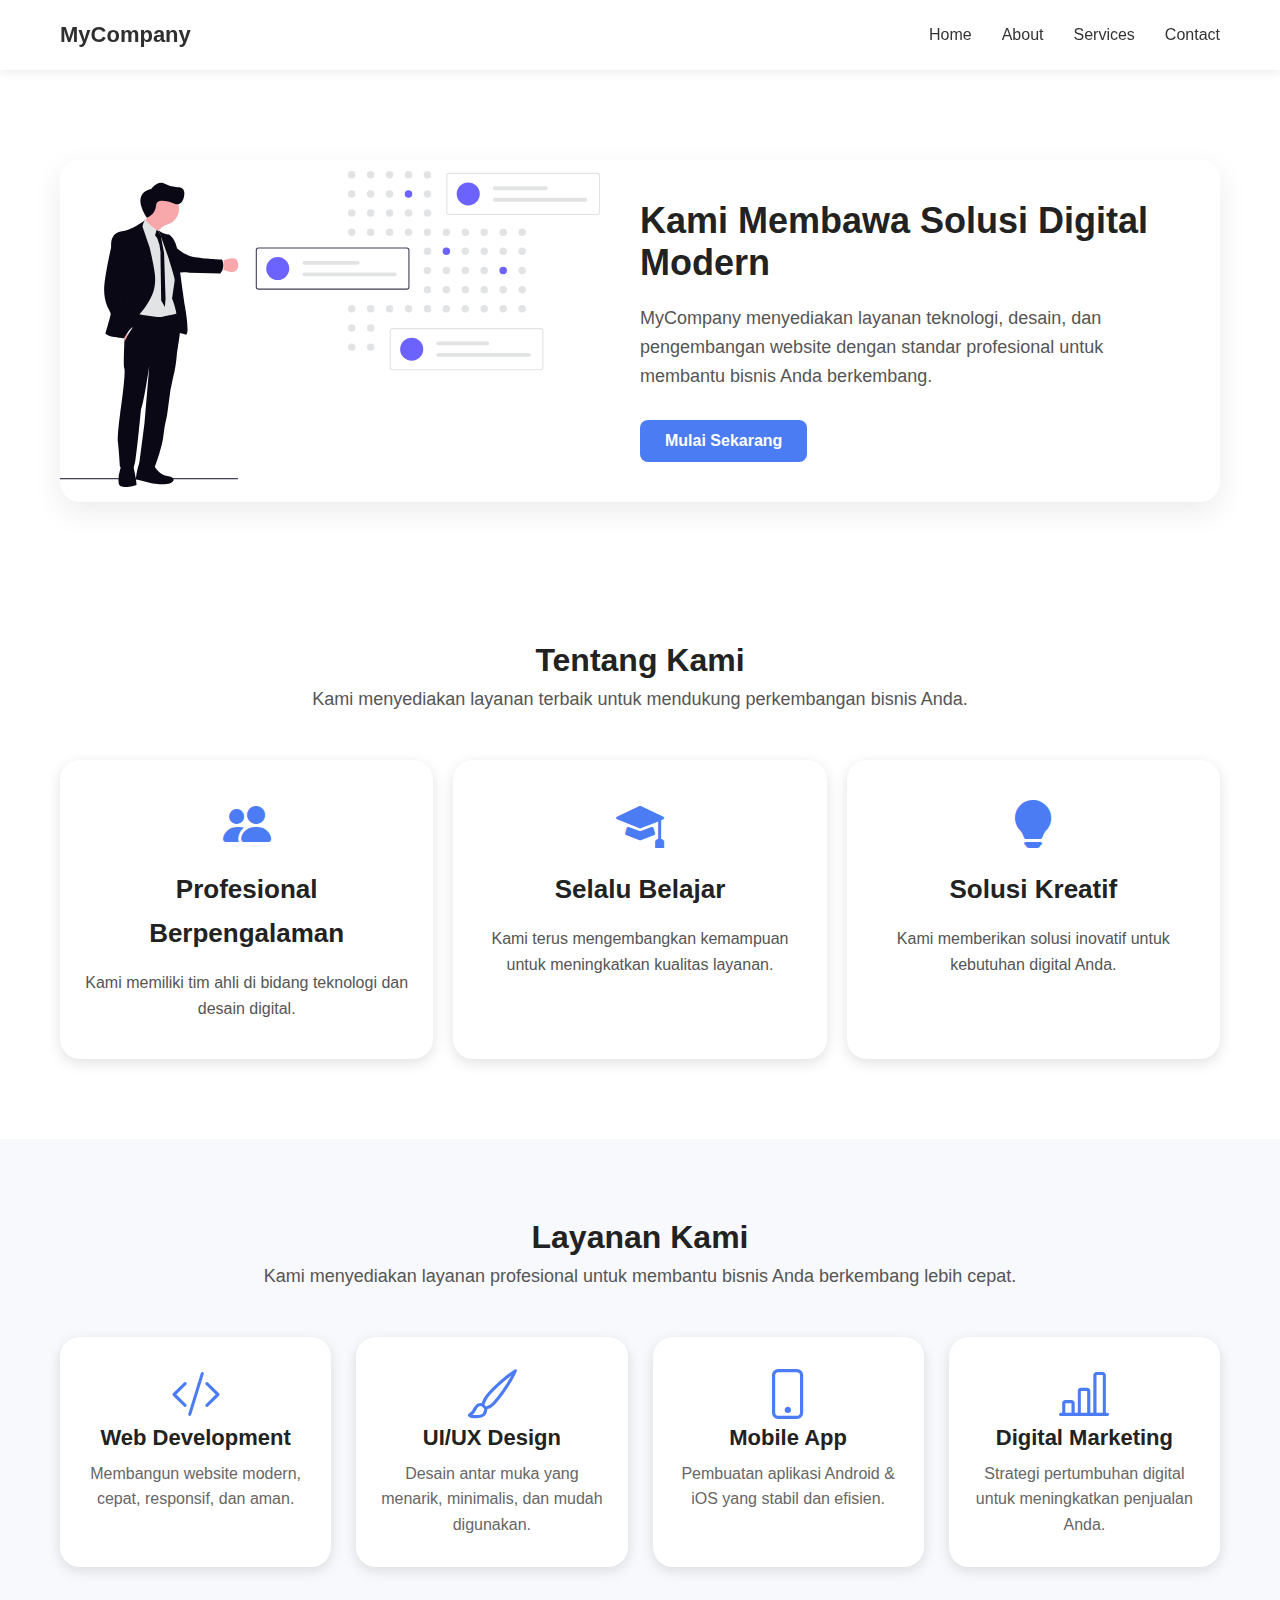
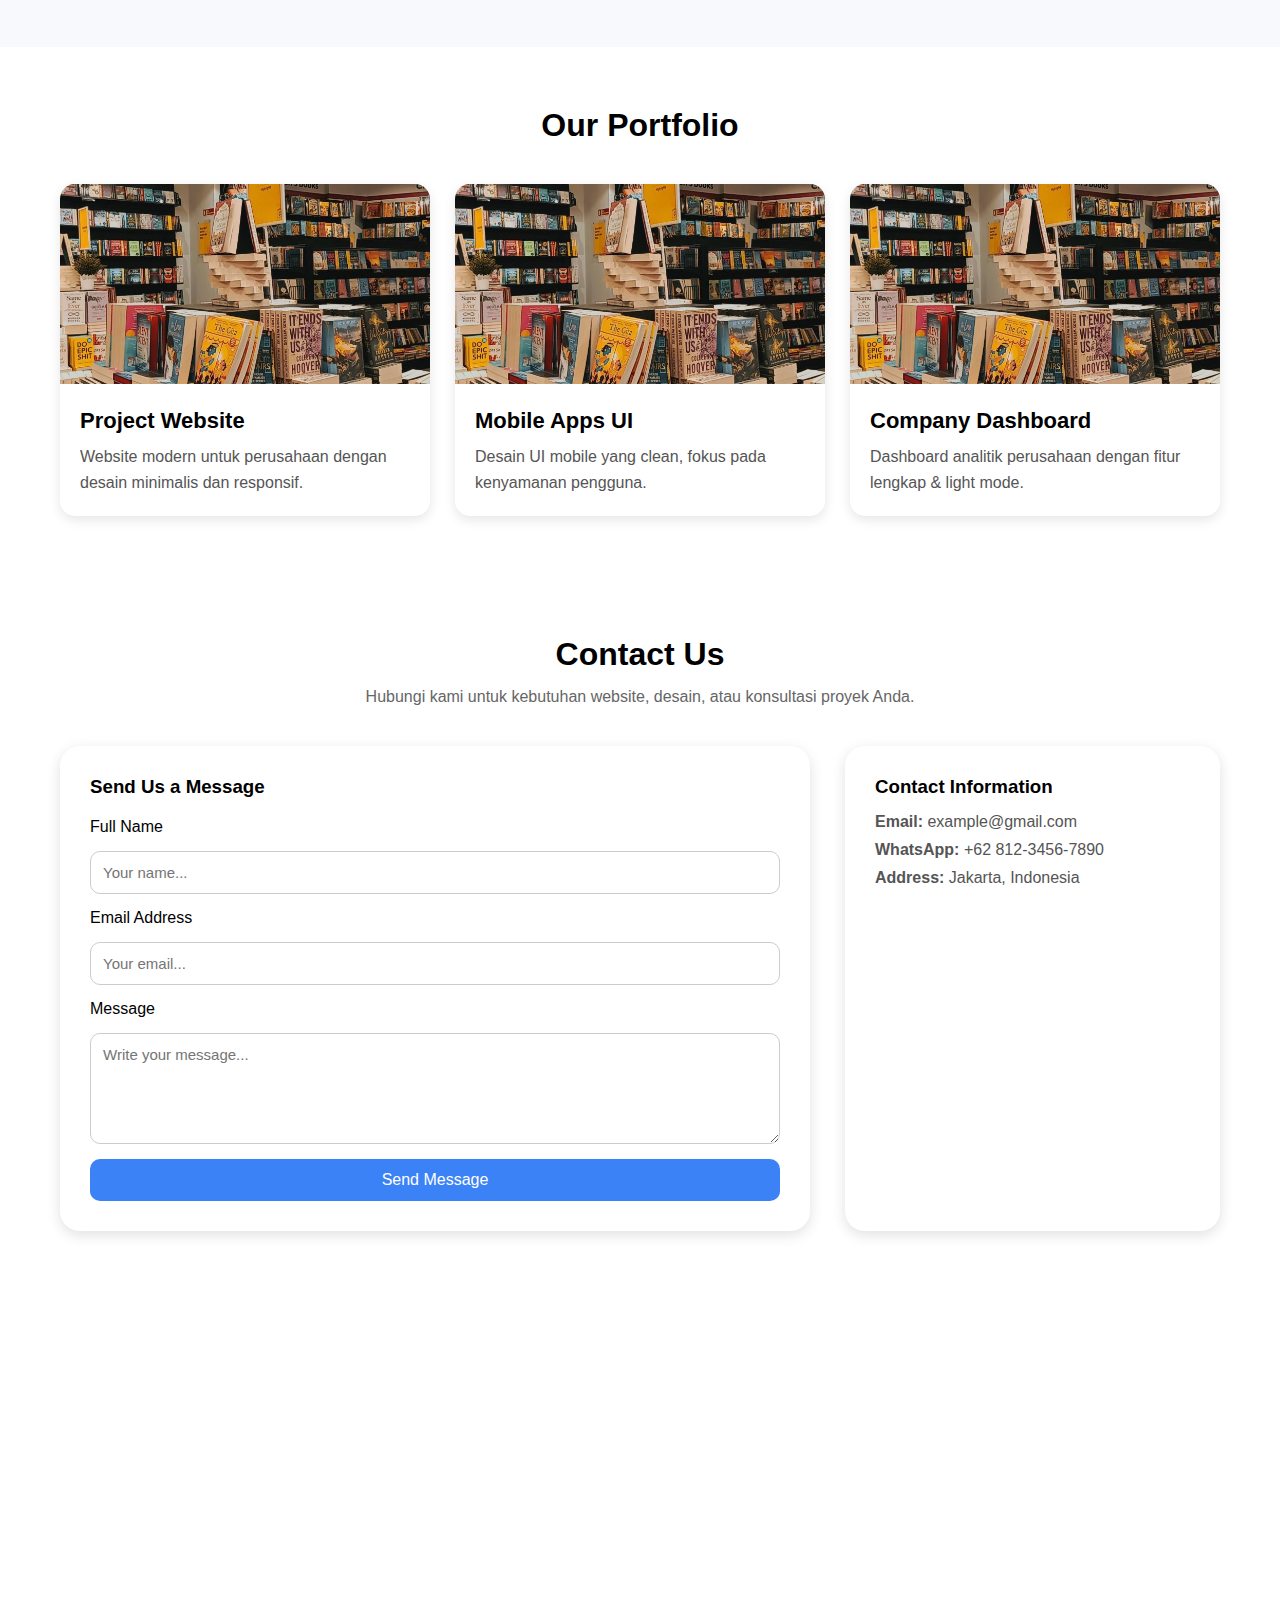
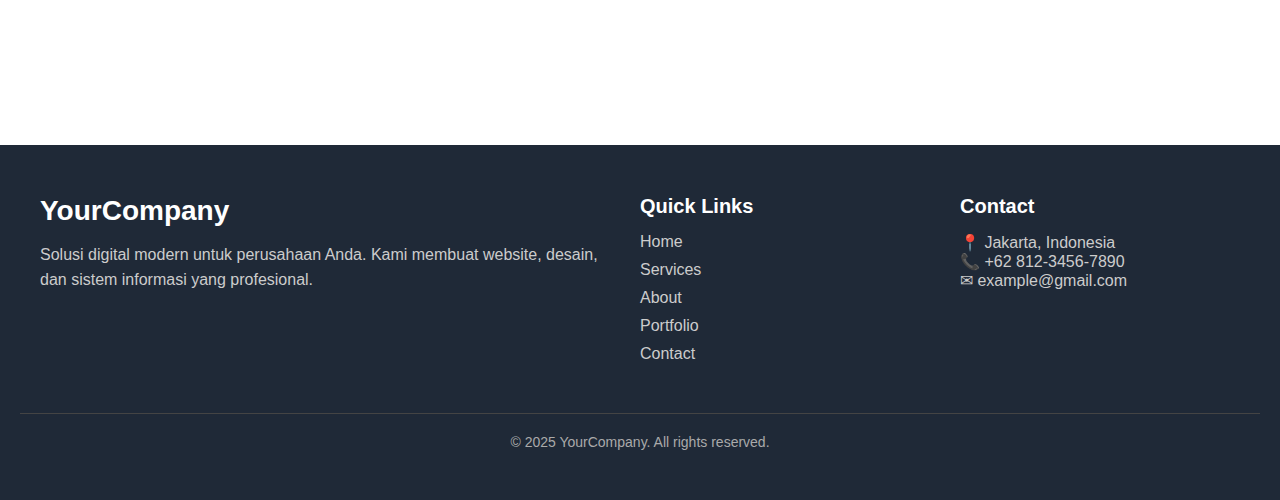
<file: company-profile/index.html>
<!DOCTYPE html>
<html lang="en">
  <head>
    <meta charset="UTF-8" />
    <meta name="viewport" content="width=device-width, initial-scale=1.0" />
    <title>Document</title>
    <link rel="stylesheet" href="css/style.css" />
    <link
      rel="stylesheet"
      href="https://cdn.jsdelivr.net/npm/bootstrap-icons@1.11.1/font/bootstrap-icons.css"
    />
  </head>
  <body>
    <header class="navbar">
      <div class="container nav-content">
        <div class="logo">MyCompany</div>

        <!-- Menu -->
        <nav class="nav-menu">
          <a href="#home">Home</a>
          <a href="#about">About</a>
          <a href="#services">Services</a>
          <a href="#contact">Contact</a>
        </nav>

        <!-- Hamburger -->
        <div class="hamburger" onclick="toggleMenu()">
          <span></span>
          <span></span>
          <span></span>
        </div>
      </div>
    </header>

    <section class="hero" id="home">
      <div class="container">
        <div class="hero-card">
          <div class="hero-image">
            <img src="hero.svg" alt="Company Hero" />
          </div>
          <div class="hero-text">
            <h1>Kami Membawa Solusi Digital Modern</h1>
            <p>
              MyCompany menyediakan layanan teknologi, desain, dan pengembangan
              website dengan standar profesional untuk membantu bisnis Anda
              berkembang.
            </p>
            <a href="#services" class="hero-btn">Mulai Sekarang</a>
          </div>
        </div>
      </div>
    </section>

    <!-- About Section -->
    <section class="about" id="about">
      <div class="container">
        <div class="about-title">
          <h2>Tentang Kami</h2>
          <p>
            Kami menyediakan layanan terbaik untuk mendukung perkembangan bisnis
            Anda.
          </p>
        </div>

        <div class="about-cards">
          <div class="about-card">
            <i class="bi bi-people-fill about-icon"></i>
            <h3>Profesional Berpengalaman</h3>
            <p>
              Kami memiliki tim ahli di bidang teknologi dan desain digital.
            </p>
          </div>

          <div class="about-card">
            <i class="bi bi-mortarboard-fill about-icon"></i>
            <h3>Selalu Belajar</h3>
            <p>
              Kami terus mengembangkan kemampuan untuk meningkatkan kualitas
              layanan.
            </p>
          </div>

          <div class="about-card">
            <i class="bi bi-lightbulb-fill about-icon"></i>
            <h3>Solusi Kreatif</h3>
            <p>Kami memberikan solusi inovatif untuk kebutuhan digital Anda.</p>
          </div>
        </div>
      </div>
    </section>

    <!-- Services Section -->
    <section class="services" id="services">
      <div class="container">
        <div class="services-title">
          <h2>Layanan Kami</h2>
          <p>
            Kami menyediakan layanan profesional untuk membantu bisnis Anda
            berkembang lebih cepat.
          </p>
        </div>

        <div class="services-grid">
          <div class="service-card">
            <i class="bi bi-code-slash service-icon"></i>
            <h3>Web Development</h3>
            <p>Membangun website modern, cepat, responsif, dan aman.</p>
          </div>

          <div class="service-card">
            <i class="bi bi-brush service-icon"></i>
            <h3>UI/UX Design</h3>
            <p>
              Desain antar muka yang menarik, minimalis, dan mudah digunakan.
            </p>
          </div>

          <div class="service-card">
            <i class="bi bi-phone service-icon"></i>
            <h3>Mobile App</h3>
            <p>Pembuatan aplikasi Android & iOS yang stabil dan efisien.</p>
          </div>

          <div class="service-card">
            <i class="bi bi-bar-chart-line service-icon"></i>
            <h3>Digital Marketing</h3>
            <p>
              Strategi pertumbuhan digital untuk meningkatkan penjualan Anda.
            </p>
          </div>
        </div>
      </div>
    </section>

    <section
      id="portfolio"
      style="padding: 60px 20px; max-width: 1200px; margin: auto"
    >
      <h2
        style="
          text-align: center;
          font-size: 32px;
          margin-bottom: 40px;
          font-weight: bold;
        "
      >
        Our Portfolio
      </h2>

      <div class="portfolio-grid">
        <!-- Card 1 -->
        <div class="portfolio-card">
          <img src="toko.jpg" alt="Project 1" />
          <div class="portfolio-content">
            <h3>Project Website</h3>
            <p>
              Website modern untuk perusahaan dengan desain minimalis dan
              responsif.
            </p>
          </div>
        </div>

        <!-- Card 2 -->
        <div class="portfolio-card">
          <img src="toko.jpg" alt="Project 2" />
          <div class="portfolio-content">
            <h3>Mobile Apps UI</h3>
            <p>Desain UI mobile yang clean, fokus pada kenyamanan pengguna.</p>
          </div>
        </div>

        <!-- Card 3 -->
        <div class="portfolio-card">
          <img src="toko.jpg" alt="Project 3" />
          <div class="portfolio-content">
            <h3>Company Dashboard</h3>
            <p>
              Dashboard analitik perusahaan dengan fitur lengkap & light mode.
            </p>
          </div>
        </div>
      </div>
    </section>

    <!-- section Contact -->
    <section
      id="contact"
      style="padding: 60px 20px; max-width: 1200px; margin: auto"
    >
      <h2
        style="
          text-align: center;
          font-size: 32px;
          margin-bottom: 15px;
          font-weight: bold;
        "
      >
        Contact Us
      </h2>
      <p
        style="
          text-align: center;
          font-size: 16px;
          color: #666;
          margin-bottom: 40px;
        "
      >
        Hubungi kami untuk kebutuhan website, desain, atau konsultasi proyek
        Anda.
      </p>

      <div class="contact-container">
        <!-- Form Contact -->
        <div class="contact-card">
          <h3>Send Us a Message</h3>

          <form>
            <label>Full Name</label>
            <input type="text" placeholder="Your name..." required />

            <label>Email Address</label>
            <input type="email" placeholder="Your email..." required />

            <label>Message</label>
            <textarea
              placeholder="Write your message..."
              rows="5"
              required
            ></textarea>

            <button type="submit">Send Message</button>
          </form>
        </div>

        <!-- Informasi Kontak -->
        <div class="contact-info">
          <h3>Contact Information</h3>
          <p><strong>Email:</strong> example@gmail.com</p>
          <p><strong>WhatsApp:</strong> +62 812-3456-7890</p>
          <p><strong>Address:</strong> Jakarta, Indonesia</p>
        </div>
      </div>

      <!-- Google Maps -->
      <div style="margin-top: 40px">
        <iframe
          width="100%"
          height="350"
          style="border: 0; border-radius: 15px"
          loading="lazy"
          allowfullscreen
          src="https://www.google.com/maps/embed?pb=!1m18!1m12!1m3!1d126914.88901470916!2d106.74709535!3d-6.214620549999999!2m3!1f0!2f0!3f0!3m2!1i1024!2i768!4f13.1!3m3!1m2!1s0x2e69f3eecf96b8ef%3A0x301576d1e37c350!2sJakarta!5e0!3m2!1sen!2sid!4v1695567890000"
        >
        </iframe>
      </div>
    </section>

    <footer
      style="
        background: #1f2937;
        color: #fff;
        padding: 50px 20px;
        margin-top: 60px;
      "
    >
      <div class="footer-container">
        <!-- Logo / Brand -->
        <div class="footer-col">
          <h2 style="font-size: 28px; font-weight: bold; margin-bottom: 15px">
            YourCompany
          </h2>
          <p style="color: #ccc; line-height: 1.6">
            Solusi digital modern untuk perusahaan Anda. Kami membuat website,
            desain, dan sistem informasi yang profesional.
          </p>
        </div>

        <!-- Quick Links -->
        <div class="footer-col">
          <h3 style="margin-bottom: 15px">Quick Links</h3>
          <ul class="footer-links">
            <li><a href="#hero">Home</a></li>
            <li><a href="#services">Services</a></li>
            <li><a href="#about">About</a></li>
            <li><a href="#portfolio">Portfolio</a></li>
            <li><a href="#contact">Contact</a></li>
          </ul>
        </div>

        <!-- Contact Info -->
        <div class="footer-col">
          <h3 style="margin-bottom: 15px">Contact</h3>
          <p style="color: #ccc">📍 Jakarta, Indonesia</p>
          <p style="color: #ccc">📞 +62 812-3456-7890</p>
          <p style="color: #ccc">✉ example@gmail.com</p>
        </div>
      </div>

      <!-- Garis pemisah -->
      <div
        style="
          margin-top: 40px;
          border-top: 1px solid #444;
          padding-top: 20px;
          text-align: center;
        "
      >
        <p style="color: #aaa; font-size: 14px">
          © 2025 YourCompany. All rights reserved.
        </p>
      </div>
    </footer>

    <script src="js/script.js"></script>
  </body>
</html>
</file>
<file: company-profile/css/style.css>
* {
  margin: 0;
  padding: 0;
  box-sizing: border-box;
  font-family: "Poppins", sans-serif;
}
/* ========== NAVBAR ========== */
.navbar {
  width: 100%;
  background: white;
  box-shadow: 0 2px 10px rgba(0, 0, 0, 0.08);
  position: fixed;
  top: 0;
  left: 0;
  z-index: 50;
}

.container {
  width: 100%;
  max-width: 1200px;
  margin: 0 auto;
  padding-left: 20px;
  padding-right: 20px;
}

.nav-content {
  display: flex;
  justify-content: space-between;
  align-items: center;
  height: 70px;
}

/* Logo */
.logo {
  font-size: 22px;
  font-weight: 700;
  color: #2f2f2f;
}

/* Menu Desktop */
.nav-menu {
  display: flex;
  gap: 30px;
}

.nav-menu a {
  text-decoration: none;
  color: #333;
  font-weight: 500;
  transition: 0.2s;
}

.nav-menu a:hover {
  color: #4c7cf3;
}

/* Hamburger */
.hamburger {
  width: 30px;
  height: 22px;
  display: none;
  flex-direction: column;
  justify-content: space-between;
  cursor: pointer;
}

.hamburger span {
  display: block;
  height: 4px;
  background: #333;
  border-radius: 5px;
  transition: 0.3s;
}

/* ========== RESPONSIVE ========== */
@media (max-width: 768px) {
  .nav-menu {
    position: absolute;
    top: 70px;
    right: 0;
    width: 100%;
    background: white;
    flex-direction: column;
    padding: 20px 0;
    gap: 20px;
    text-align: center;
    display: none; /* default hidden */
    box-shadow: 0 5px 20px rgba(0, 0, 0, 0.1);
  }

  .nav-menu.active {
    display: flex;
  }

  .hamburger {
    display: flex;
  }
}

/* ================== HERO SECTION ================== */
.hero {
  padding-top: 120px; /* karena ada navbar */
  padding-bottom: 60px;
}

/* Hero Card */
.hero-card {
  margin-top: 40px;
  display: flex;
  background: white;
  box-shadow: 0 10px 30px rgba(0, 0, 0, 0.08);
  border-radius: 20px;
  overflow: hidden;
  align-items: center;
  gap: 0;
}

/* Hero Image */
.hero-image {
  flex: 1;
}

.hero-image img {
  width: 100%;
  height: 100%;
  object-fit: cover;
}

/* Hero Text */
.hero-text {
  flex: 1;
  padding: 40px;
}

.hero-text h1 {
  font-size: 36px;
  margin-bottom: 20px;
  color: #222;
}

.hero-text p {
  font-size: 18px;
  color: #555;
  margin-bottom: 30px;
  line-height: 1.6;
}

.hero-btn {
  display: inline-block;
  padding: 12px 25px;
  background: #4c7cf3;
  color: white;
  text-decoration: none;
  border-radius: 8px;
  font-weight: 600;
  transition: 0.2s;
}

.hero-btn:hover {
  background: #325fe2;
}

/* ================== RESPONSIVE ================== */
@media (max-width: 900px) {
  .hero-card {
    flex-direction: column;
  }

  .hero-text {
    padding: 30px;
    text-align: center;
  }

  .hero-text h1 {
    font-size: 28px;
  }

  .hero-text p {
    font-size: 16px;
  }
}

/* ========== ABOUT SECTION ========== */
.about {
  padding: 80px 0;
}

.about-title {
  text-align: center;
  margin-bottom: 50px;
}

.about-title h2 {
  font-size: 32px;
  color: #222;
  margin-bottom: 10px;
}

.about-title p {
  color: #555;
  font-size: 18px;
}

/* About Card Wrapper */
.about-cards {
  display: flex;
  justify-content: space-between;
  gap: 20px;
  flex-wrap: wrap;
}

/* About Card */
.about-card {
  background: #ffffff;
  flex: 1 1 300px;
  padding: 30px;
  border-radius: 16px;
  text-align: center;
  box-shadow: 0px 8px 25px rgba(0, 0, 0, 0.08);
  transition: 0.3s ease;
}

.about-card:hover {
  transform: translateY(-5px);
  box-shadow: 0px 12px 30px rgba(0, 0, 0, 0.12);
}

/* Icon */
.about-icon {
  font-size: 48px;
  margin-bottom: 20px;
  color: #4c7cf3;
}

.about-card h3 {
  font-size: 22px;
  margin-bottom: 12px;
  color: #222;
}

.about-card p {
  color: #555;
  font-size: 16px;
  line-height: 1.6;
}

/* ========== RESPONSIVE ========== */
@media (max-width: 900px) {
  .about-cards {
    flex-direction: column;
    gap: 25px;
  }
}

/* ========== SERVICES SECTION ========== */
.services {
  padding: 80px 0;
  background: #f7f9fc;
}

/* Title */
.services-title {
  text-align: center;
  margin-bottom: 50px;
}

.services-title h2 {
  font-size: 32px;
  color: #222;
}

.services-title p {
  font-size: 18px;
  color: #555;
  margin-top: 10px;
}

/* Grid */
.services-grid {
  display: grid;
  grid-template-columns: repeat(auto-fit, minmax(260px, 1fr));
  gap: 25px;
}

/* Card */
.service-card {
  background: #fff;
  padding: 30px;
  border-radius: 16px;
  text-align: center;
  box-shadow: 0px 10px 25px rgba(0, 0, 0, 0.08);
  transition: 0.3s ease;
}

.service-card:hover {
  transform: translateY(-6px);
  box-shadow: 0px 14px 30px rgba(0, 0, 0, 0.12);
}

/* Icon */
.service-icon {
  font-size: 50px;
  color: #4c7cf3;
  margin-bottom: 20px;
}

/* Title */
.service-card h3 {
  font-size: 22px;
  margin-bottom: 10px;
  color: #222;
}

/* Text */
.service-card p {
  color: #555;
  font-size: 16px;
  line-height: 1.6;
}

.portfolio-grid {
  display: grid;
  grid-template-columns: repeat(3, 1fr);
  gap: 25px;
}

.portfolio-card {
  background: #fff;
  border-radius: 15px;
  overflow: hidden;
  box-shadow: 0 4px 12px rgba(0, 0, 0, 0.1);
  transition: 0.3s ease;
}

.portfolio-card:hover {
  transform: translateY(-5px);
  box-shadow: 0 8px 20px rgba(0, 0, 0, 0.15);
}

.portfolio-card img {
  width: 100%;
  height: 200px;
  object-fit: cover;
}

.portfolio-content {
  padding: 20px;
}

.portfolio-content h3 {
  margin: 0 0 10px;
  font-size: 22px;
}

.portfolio-content p {
  color: #555;
  line-height: 1.6;
}

/* Responsive */
@media (max-width: 900px) {
  .portfolio-grid {
    grid-template-columns: repeat(2, 1fr);
  }
}

@media (max-width: 600px) {
  .portfolio-grid {
    grid-template-columns: 1fr;
  }
}

.about-container {
  display: grid;
  grid-template-columns: 1fr 1fr;
  gap: 40px;
  align-items: center;
}

.about-image img {
  width: 100%;
  border-radius: 20px;
  box-shadow: 0 4px 14px rgba(0, 0, 0, 0.15);
}

.about-card {
  background: #fff;
  padding: 25px;
  border-radius: 20px;
  box-shadow: 0 4px 14px rgba(0, 0, 0, 0.12);
  line-height: 1.7;
}

.about-card h3 {
  margin-bottom: 15px;
  font-size: 26px;
}

.about-card p {
  color: #555;
  margin-bottom: 12px;
}

/* Responsive */
@media (max-width: 900px) {
  .about-container {
    grid-template-columns: 1fr;
    text-align: center;
  }

  .about-card {
    text-align: left;
  }
}

.testimonial-grid {
  display: grid;
  grid-template-columns: repeat(3, 1fr);
  gap: 30px;
}

.testimonial-card {
  background: #fff;
  padding: 25px;
  border-radius: 18px;
  box-shadow: 0 4px 14px rgba(0, 0, 0, 0.12);
  text-align: center;
  transition: 0.3s ease;
}

.testimonial-card:hover {
  transform: translateY(-5px);
  box-shadow: 0 8px 20px rgba(0, 0, 0, 0.18);
}

.testimonial-img {
  width: 90px;
  height: 90px;
  border-radius: 50%;
  object-fit: cover;
  margin-bottom: 15px;
}

.client-role {
  color: #888;
  font-size: 14px;
  margin-bottom: 15px;
}

/* Responsive */
@media (max-width: 900px) {
  .testimonial-grid {
    grid-template-columns: 1fr 1fr;
  }
}

@media (max-width: 600px) {
  .testimonial-grid {
    grid-template-columns: 1fr;
  }
}

.service-grid {
  display: grid;
  grid-template-columns: repeat(3, 1fr);
  gap: 30px;
}

.service-card {
  background: #fff;
  text-align: center;
  padding: 30px 20px;
  border-radius: 20px;
  box-shadow: 0 4px 14px rgba(0, 0, 0, 0.12);
  transition: 0.3s ease;
}

.service-card:hover {
  transform: translateY(-6px);
  box-shadow: 0 8px 20px rgba(0, 0, 0, 0.18);
}

.service-icon img {
  width: 70px;
  margin-bottom: 20px;
}

.service-card h3 {
  font-size: 22px;
  margin-bottom: 10px;
}

.service-card p {
  color: #666;
  line-height: 1.6;
}

/* Responsive */
@media (max-width: 900px) {
  .service-grid {
    grid-template-columns: repeat(2, 1fr);
  }
}

@media (max-width: 600px) {
  .service-grid {
    grid-template-columns: 1fr;
  }
}

.contact-container {
  display: grid;
  grid-template-columns: 2fr 1fr;
  gap: 35px;
}

/* Card form */
.contact-card {
  background: #fff;
  padding: 30px;
  border-radius: 20px;
  box-shadow: 0 4px 14px rgba(0, 0, 0, 0.12);
}

.contact-card h3 {
  margin-bottom: 20px;
}

.contact-card form {
  display: flex;
  flex-direction: column;
  gap: 15px;
}

.contact-card input,
.contact-card textarea {
  width: 100%;
  padding: 12px;
  border-radius: 10px;
  border: 1px solid #ccc;
  font-size: 15px;
}

.contact-card button {
  padding: 12px;
  border: none;
  background: #3b82f6;
  color: #fff;
  font-size: 16px;
  border-radius: 10px;
  cursor: pointer;
  transition: 0.3s ease;
}

.contact-card button:hover {
  background: #2563eb;
}

/* Info kontak */
.contact-info {
  background: #fff;
  padding: 30px;
  border-radius: 20px;
  box-shadow: 0 4px 14px rgba(0, 0, 0, 0.12);
}

.contact-info h3 {
  margin-bottom: 15px;
}

.contact-info p {
  margin-bottom: 10px;
  color: #555;
}

/* Responsive */
@media (max-width: 900px) {
  .contact-container {
    grid-template-columns: 1fr;
  }
}

.footer-container {
  max-width: 1200px;
  margin: auto;
  display: grid;
  grid-template-columns: 2fr 1fr 1fr;
  gap: 40px;
}

/* Kolom footer */
.footer-col h3 {
  font-size: 20px;
}

.footer-links {
  list-style: none;
  padding: 0;
}

.footer-links li {
  margin-bottom: 10px;
}

.footer-links a {
  color: #ccc;
  text-decoration: none;
  transition: 0.3s ease;
}

.footer-links a:hover {
  color: #fff;
}

/* Responsive HP */
@media (max-width: 900px) {
  .footer-container {
    grid-template-columns: 1fr;
    text-align: center;
  }
}
</file>
